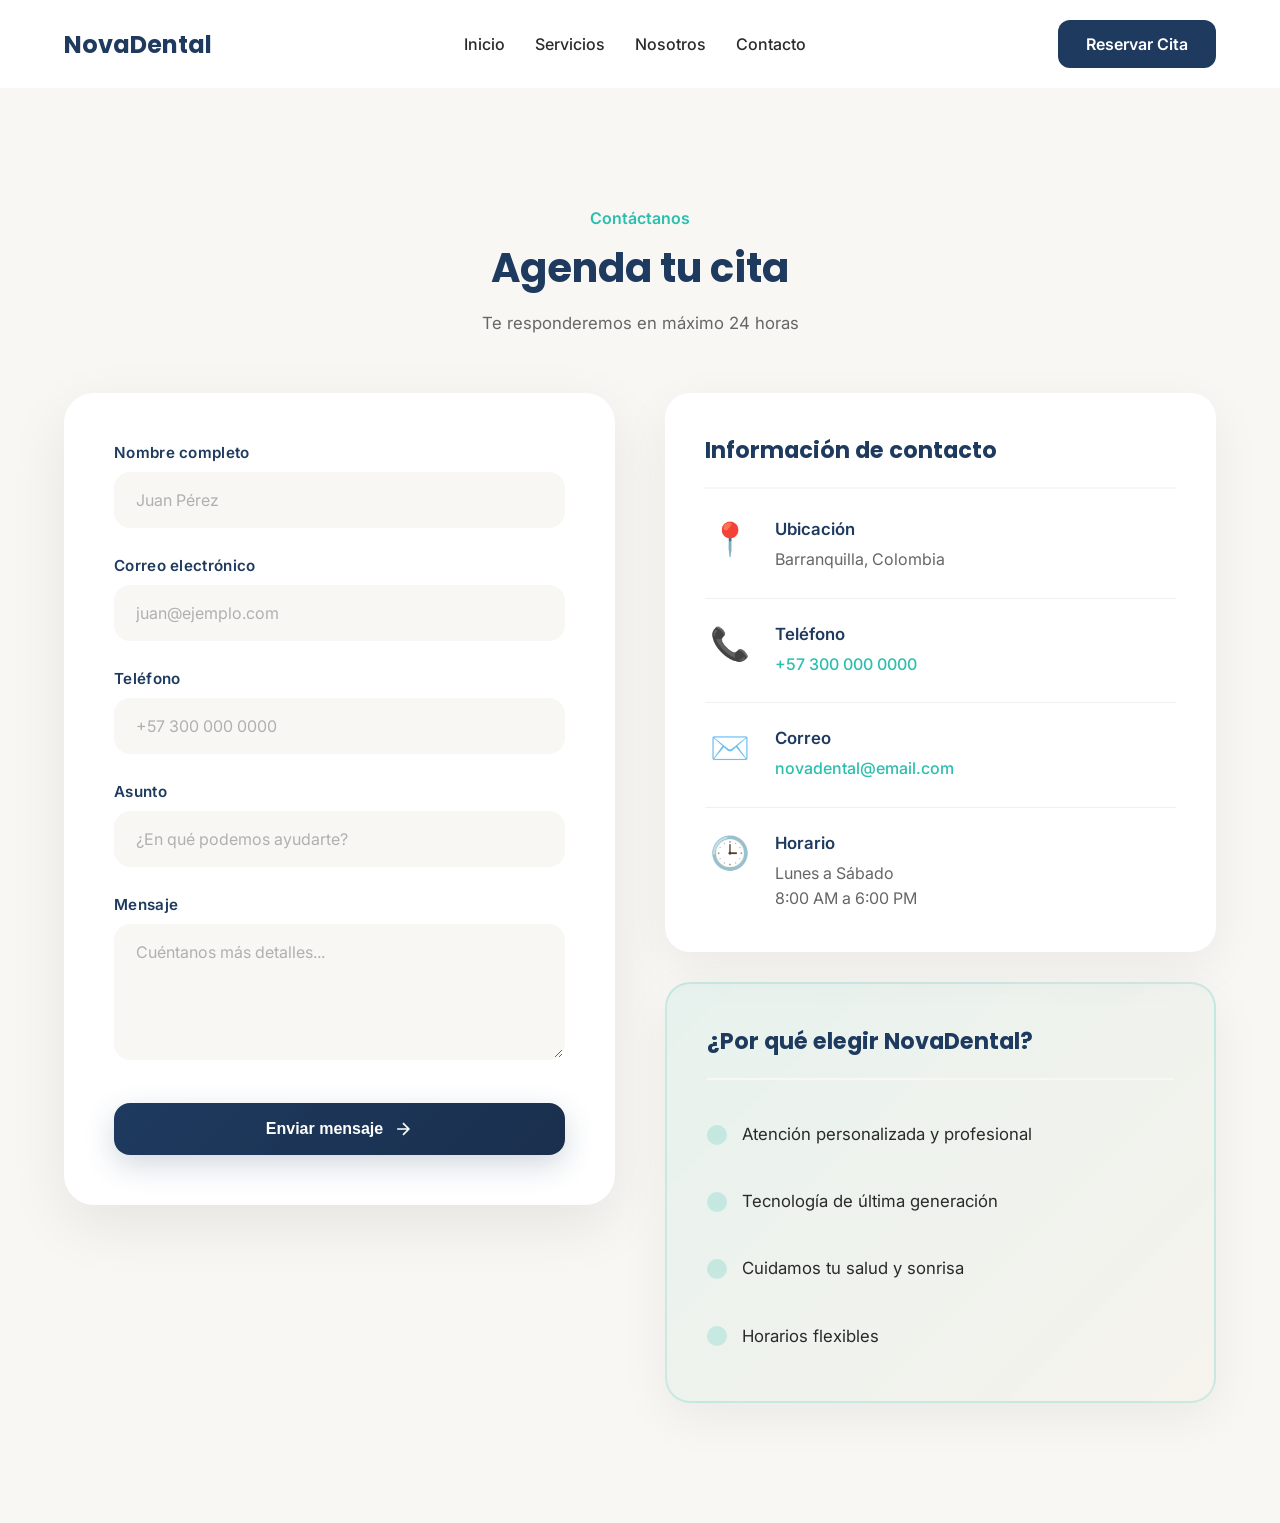
<file: contacto.html>
<!DOCTYPE html>
<html lang="es">
<head>

  <meta charset="UTF-8">
  <meta name="viewport" content="width=device-width, initial-scale=1.0">

  <title>Contacto | NovaDental</title>

  <!-- Google Fonts -->
  <link rel="preconnect" href="https://fonts.googleapis.com">
  <link rel="preconnect" href="https://fonts.gstatic.com" crossorigin>

  <link href="https://fonts.googleapis.com/css2?family=Inter:wght@300;400;500;600&family=Poppins:wght@400;500;600;700&display=swap" rel="stylesheet">

  <!-- CSS -->
  <link rel="stylesheet" href="css/style.css">

  <!-- JavaScript -->
  <script src="js/contact-form.js" defer></script>

</head>

<body>

  <!-- HEADER -->
  <header class="header">

    <nav class="navbar">

      <div class="logo">
        NovaDental
      </div>

      <button class="menu-toggle" id="menuToggle">
        <span></span>
        <span></span>
        <span></span>
      </button>

      <ul class="nav-links" id="navLinks">
        <li><a href="index.html">Inicio</a></li>
        <li><a href="servicios.html">Servicios</a></li>
        <li><a href="nosotros.html">Nosotros</a></li>
        <li><a href="contacto.html">Contacto</a></li>
      </ul>

      <a href="#" class="btn-primary">
        Reservar Cita
      </a>

    </nav>

  </header>

  <!-- CONTACTO -->
  <section class="contact-section">

    <div class="section-title">

      <span>Contáctanos</span>

      <h2>
        Agenda tu cita
      </h2>

      <p class="subtitle">Te responderemos en máximo 24 horas</p>

    </div>

    <div class="contact-container">

      <!-- FORMULARIO -->
      <div class="contact-form-wrapper">

        <form class="contact-form" id="contactForm" action="https://formspree.io/f/mykvoloo" method="POST">

          <div class="form-group">
            <label for="nombre">Nombre completo</label>
            <input type="text" id="nombre" name="nombre" placeholder="Juan Pérez" required>
            <span class="input-focus-border"></span>
          </div>

          <div class="form-group">
            <label for="email">Correo electrónico</label>
            <input type="email" id="email" name="email" placeholder="juan@ejemplo.com" required>
            <span class="input-focus-border"></span>
          </div>

          <div class="form-group">
            <label for="telefono">Teléfono</label>
            <input type="tel" id="telefono" name="telefono" placeholder="+57 300 000 0000">
            <span class="input-focus-border"></span>
          </div>

          <div class="form-group">
            <label for="asunto">Asunto</label>
            <input type="text" id="asunto" name="asunto" placeholder="¿En qué podemos ayudarte?" required>
            <span class="input-focus-border"></span>
          </div>

          <div class="form-group">
            <label for="mensaje">Mensaje</label>
            <textarea id="mensaje" name="mensaje" rows="5" placeholder="Cuéntanos más detalles..." required></textarea>
            <span class="input-focus-border"></span>
          </div>

          <button type="submit" class="btn-submit">
            <span>Enviar mensaje</span>
            <svg width="20" height="20" viewBox="0 0 24 24" fill="none" stroke="currentColor" stroke-width="2">
              <path d="M5 12h14M12 5l7 7-7 7"/>
            </svg>
          </button>

        </form>

      </div>

      <!-- INFO -->
      <div class="contact-info-wrapper">

        <div class="info-card">
          <div class="info-header">Información de contacto</div>

          <div class="info-item">
            <div class="info-icon">📍</div>
            <div class="info-content">
              <h4>Ubicación</h4>
              <p>Barranquilla, Colombia</p>
            </div>
          </div>

          <div class="info-item">
            <div class="info-icon">📞</div>
            <div class="info-content">
              <h4>Teléfono</h4>
              <p><a href="tel:+573000000000">+57 300 000 0000</a></p>
            </div>
          </div>

          <div class="info-item">
            <div class="info-icon">✉️</div>
            <div class="info-content">
              <h4>Correo</h4>
              <p><a href="mailto:novadental@email.com">novadental@email.com</a></p>
            </div>
          </div>

          <div class="info-item">
            <div class="info-icon">🕒</div>
            <div class="info-content">
              <h4>Horario</h4>
              <p>Lunes a Sábado<br>8:00 AM a 6:00 PM</p>
            </div>
          </div>

        </div>

        <div class="info-card schedule-card">
          <div class="info-header">¿Por qué elegir NovaDental?</div>
          <ul class="benefits-list">
            <li>Atención personalizada y profesional</li>
            <li>Tecnología de última generación</li>
            <li>Cuidamos tu salud y sonrisa</li>
            <li>Horarios flexibles</li>
          </ul>
        </div>

      </div>

    </div>

  </section>

</body>
</html>
</file>
<file: css/style.css>
*{
  margin: 0;
  padding: 0;
  box-sizing: border-box;
}

:root{
  --primary: #1E3A5F;
  --secondary: #2CBFAE;
  --accent: #D9B26F;
  --background: #F8F7F4;
  --text: #2A2A2A;
  --white: #ffffff;
}

body{
  font-family: 'Inter', sans-serif;
  background: var(--background);
  color: var(--text);
  overflow-x: hidden;
  scroll-behavior: smooth;
}

/* NAVBAR */

.header{
  width: 100%;
  position: sticky;
  top: 0;
  z-index: 1000;
  background: rgba(255,255,255,0.95);
  backdrop-filter: blur(10px);
  transition: all 0.35s ease;
  animation: fadeIn 0.6s ease-out;
}

.header:hover{
  background: rgba(255,255,255,0.98);
  box-shadow: 0 5px 20px rgba(0,0,0,0.08);
}

.navbar{
  width: 90%;
  max-width: 1200px;
  margin: auto;

  display: flex;
  justify-content: space-between;
  align-items: center;

  padding: 20px 0;
  animation: slideInUp 0.6s ease-out;
}

.logo{
  font-size: 1.5rem;
  font-family: 'Poppins', sans-serif;
  font-weight: 700;
  color: var(--primary);
  animation: fadeIn 0.6s ease-out 0.1s backwards;
  transition: all 0.35s ease;
  cursor: pointer;
}

.logo:hover{
  color: var(--secondary);
  transform: scale(1.05);
}

.nav-links{
  display: flex;
  gap: 30px;
  list-style: none;
}

.nav-links a{
  text-decoration: none;
  color: var(--text);
  font-weight: 500;
  transition: all 0.35s ease;
  position: relative;
  padding-bottom: 2px;
}

.nav-links a::after{
  content: '';
  position: absolute;
  bottom: 0;
  left: 0;
  width: 0;
  height: 2px;
  background: var(--secondary);
  transition: width 0.35s ease;
}

.nav-links a:hover{
  color: var(--secondary);
}

.nav-links a:hover::after{
  width: 100%;
}

/* BOTONES */

.btn-primary{
  background: var(--primary);
  color: white;
  padding: 14px 28px;
  border-radius: 12px;
  text-decoration: none;
  transition: all 0.3s ease;
  font-weight: 600;
  border: none;
  position: relative;
  overflow: hidden;
}

.btn-primary::before{
  content: '';
  position: absolute;
  top: 50%;
  left: 50%;
  width: 0;
  height: 0;
  border-radius: 50%;
  background: rgba(255,255,255,0.2);
  transform: translate(-50%, -50%);
  transition: width 0.6s, height 0.6s;
}

.btn-primary:hover{
  background: var(--secondary);
  transform: translateY(-3px);
  box-shadow: 0 10px 25px rgba(44,191,174,0.3);
}

.btn-primary:hover::before{
  width: 300px;
  height: 300px;
}

.btn-secondary{
  border: 2px solid var(--primary);
  color: var(--primary);
  padding: 14px 28px;
  border-radius: 12px;
  text-decoration: none;
  font-weight: 600;
  transition: all 0.3s ease;
  position: relative;
  background: transparent;
}

.btn-secondary:hover{
  background: var(--primary);
  color: white;
  transform: translateY(-3px);
  box-shadow: 0 10px 25px rgba(30,58,95,0.2);
  border-color: var(--primary);
}

.menu-toggle{
  display: none;
}

/* HERO */

.hero{
  width: 90%;
  max-width: 1200px;
  margin: auto;

  min-height: 90vh;

  display: flex;
  align-items: center;
  justify-content: space-between;
  gap: 60px;
}

.hero-content{
  flex: 1;
}

.hero-tag{
  background: rgba(44,191,174,0.15);
  color: var(--secondary);

  padding: 10px 18px;
  border-radius: 50px;

  font-weight: 600;
}

.hero h1{
  font-size: 4rem;
  line-height: 1.1;

  margin-top: 25px;

  font-family: 'Poppins', sans-serif;
  color: var(--primary);
}

.hero p{
  margin-top: 25px;
  font-size: 1.1rem;
  line-height: 1.8;
}

.hero-buttons{
  margin-top: 35px;

  display: flex;
  gap: 20px;
}

.hero-image{
  flex: 1;
}

.hero-image img{
  width: 100%;
  border-radius: 30px;

  box-shadow: 0 20px 50px rgba(0,0,0,0.1);
  
  object-fit: cover;
  object-position: center;
  
  transition: all 0.35s cubic-bezier(0.4, 0, 0.2, 1);
}

.hero-image:hover img{
  transform: scale(1.02);
  box-shadow: 0 25px 60px rgba(0,0,0,0.15);
}

/* SECTION TITLE */

.section-title{
  text-align: center;
  margin-bottom: 60px;
  transition: opacity 0.6s ease;
}

.section-title span{
  color: var(--secondary);
  font-weight: 600;
  display: inline-block;
  transition: all 0.35s ease;
}

.section-title:hover span{
  transform: scale(1.05);
}

.section-title h2{
  font-size: 2.5rem;
  margin-top: 10px;

  color: var(--primary);
  font-family: 'Poppins', sans-serif;
  transition: all 0.35s ease;
}

.section-title:hover h2{
  color: var(--secondary);
}

/* SERVICES */

.services{
  padding: 120px 0;
}

.services-grid{
  width: 90%;
  max-width: 1200px;
  margin: auto;

  display: grid;
  grid-template-columns: repeat(auto-fit,minmax(280px,1fr));
  gap: 30px;
}

.card{
  background: white;
  padding: 40px;
  border-radius: 25px;

  transition: all 0.35s cubic-bezier(0.4, 0, 0.2, 1);

  box-shadow: 0 10px 30px rgba(0,0,0,0.05);
  position: relative;
  overflow: hidden;
}

.card::before{
  content: '';
  position: absolute;
  top: 0;
  left: -100%;
  width: 100%;
  height: 100%;
  background: linear-gradient(90deg, transparent, rgba(44,191,174,0.1), transparent);
  transition: left 0.5s ease;
}

.card:hover{
  transform: translateY(-12px);
  box-shadow: 0 20px 50px rgba(0,0,0,0.12);
}

.card:hover::before{
  left: 100%;
}

.card i{
  font-size: 3rem;
  color: var(--secondary);
  transition: transform 0.35s ease;
}

.card:hover i{
  transform: scale(1.1) rotateZ(5deg);
}

.card h3{
  margin-top: 25px;
  color: var(--primary);
  transition: color 0.35s ease;
}

.card:hover h3{
  color: var(--secondary);
}

.card p{
  margin-top: 15px;
  line-height: 1.7;
  transition: color 0.35s ease;
}

/* TESTIMONIOS */

.testimonials{
  padding: 100px 0;
}

.testimonial-card{
  width: 90%;
  max-width: 700px;

  margin: auto;

  background: white;

  padding: 50px;

  border-radius: 30px;

  text-align: center;

  box-shadow: 0 10px 30px rgba(0,0,0,0.05);
  
  transition: all 0.35s cubic-bezier(0.4, 0, 0.2, 1);
}

.testimonial-card:hover{
  transform: translateY(-8px);
  box-shadow: 0 20px 50px rgba(0,0,0,0.12);
}

.testimonial-card p{
  font-size: 1.2rem;
  line-height: 1.8;
  transition: color 0.35s ease;
}

.testimonial-card:hover p{
  color: var(--primary);
}

.testimonial-card h4{
  margin-top: 20px;
  color: var(--secondary);
  transition: all 0.35s ease;
}

.testimonial-card:hover h4{
  color: var(--primary);
  font-size: 1.05rem;
}

/* CTA */

.cta{
  padding: 120px 20px;
  text-align: center;
  transition: all 0.6s ease;
}

.cta h2{
  font-size: 3rem;
  color: var(--primary);

  margin-bottom: 30px;

  font-family: 'Poppins', sans-serif;
  transition: all 0.35s ease;
}

.cta:hover h2{
  color: var(--secondary);
  transform: scale(1.02);
}

/* FOOTER */

.footer{
  background: var(--primary);
  color: white;

  padding: 70px 0;
  transition: all 0.6s ease;
}

.footer:hover{
  background: linear-gradient(135deg, var(--primary) 0%, #0f1f35 100%);
}

.footer-content{
  width: 90%;
  max-width: 1200px;
  margin: auto;

  display: flex;
  justify-content: space-between;

  flex-wrap: wrap;
  gap: 40px;
}

.footer-content div{
  transition: all 0.35s ease;
}

.footer-content div:hover{
  transform: translateY(-5px);
}

.footer-content h3,
.footer-content h4{
  transition: all 0.35s ease;
  font-family: 'Poppins', sans-serif;
}

.footer-content div:hover h3,
.footer-content div:hover h4{
  color: var(--secondary);
}

.footer-content p{
  transition: all 0.35s ease;
}

.footer-content div:hover p{
  opacity: 0.9;
}

/* RESPONSIVE MODERNO Y PREMIUM */

/* Tablets (768px a 900px) */
@media(min-width: 768px) and (max-width: 900px){
  
  .hero{
    flex-direction: column;
    padding-top: 40px;
    gap: 40px;
    min-height: auto;
  }

  .hero h1{
    font-size: 2.5rem;
    line-height: 1.2;
  }

  .hero p{
    font-size: 1.05rem;
  }

  .navbar{
    gap: 15px;
  }

  .nav-links{
    gap: 25px;
  }

  .hero-buttons{
    flex-direction: row;
    gap: 15px;
  }

  .btn-primary,
  .btn-secondary{
    padding: 12px 24px;
    font-size: 0.95rem;
  }

  .hero-image img{
    max-height: 350px;
    width: 100%;
    object-fit: cover;
    object-position: center;
    border-radius: 25px;
  }

  .section-title h2{
    font-size: 2.2rem;
  }

  .cta h2{
    font-size: 2.2rem;
  }

  .card{
    padding: 30px;
  }

  .testimonial-card{
    padding: 40px;
  }

  .testimonial-card p{
    font-size: 1.1rem;
  }

  .services{
    padding: 80px 0;
  }

  .contact-container{
    gap: 35px;
  }

}

/* Móviles grandes (600px a 768px) */
@media(max-width: 767px){

  body{
    font-size: 15px;
  }

  /* NAVBAR MÓVIL */
  .navbar{
    flex-wrap: wrap;
    padding: 15px 0;
  }

  .logo{
    font-size: 1.3rem;
    flex: 1;
  }

  .menu-toggle{
    display: flex;
    flex-direction: column;
    gap: 6px;
    background: none;
    border: none;
    cursor: pointer;
    padding: 5px;
    z-index: 1001;
  }

  .menu-toggle span{
    width: 25px;
    height: 2.5px;
    background: var(--primary);
    border-radius: 2px;
    transition: all 0.3s ease;
  }

  .menu-toggle.active span:nth-child(1){
    transform: rotate(45deg) translate(10px, 10px);
  }

  .menu-toggle.active span:nth-child(2){
    opacity: 0;
  }

  .menu-toggle.active span:nth-child(3){
    transform: rotate(-45deg) translate(7px, -7px);
  }

  .nav-links{
    width: 100%;
    flex-direction: column;
    gap: 0;
    max-height: 0;
    overflow: hidden;
    transition: max-height 0.3s ease;
    background: white;
    border-radius: 0 0 20px 20px;
    position: absolute;
    top: 100%;
    left: 0;
    right: 0;
    margin-top: 10px;
    box-shadow: 0 10px 30px rgba(0,0,0,0.1);
    z-index: 999;
  }

  .nav-links.active{
    max-height: 300px;
    padding: 20px 0;
  }

  .nav-links li{
    padding: 0;
  }

  .nav-links li a{
    display: block;
    padding: 12px 20px;
    border-bottom: 1px solid #f0f0f0;
  }

  .nav-links li:last-child a{
    border-bottom: none;
  }

  .nav-links a:hover{
    background: #f8f7f4;
  }

  .header .btn-primary{
    display: none;
  }

  /* HERO MÓVIL */
  .hero{
    flex-direction: column;
    padding-top: 20px;
    min-height: auto;
    gap: 30px;
  }

  .hero-content{
    order: 2;
  }

  .hero-image{
    order: 1;
  }

  .hero h1{
    font-size: 1.8rem;
    line-height: 1.3;
    margin-top: 15px;
  }

  .hero p{
    font-size: 1rem;
    margin-top: 15px;
    line-height: 1.6;
  }

  .hero-tag{
    padding: 8px 14px;
    font-size: 0.85rem;
  }

  .hero-buttons{
    flex-direction: column;
    gap: 12px;
    margin-top: 25px;
  }

  .btn-primary,
  .btn-secondary{
    padding: 13px 24px;
    font-size: 0.95rem;
    border-radius: 12px;
    width: 100%;
    text-align: center;
  }

  .hero-image img{
    border-radius: 20px;
    box-shadow: 0 10px 30px rgba(0,0,0,0.12);
    max-height: 300px;
    width: 100%;
    object-fit: cover;
    object-position: center;
  }

  /* SECTION TITLE MÓVIL */
  .section-title{
    margin-bottom: 40px;
  }

  .section-title span{
    font-size: 0.9rem;
  }

  .section-title h2{
    font-size: 1.8rem;
    margin-top: 10px;
    line-height: 1.3;
  }

  .subtitle{
    font-size: 0.95rem;
    margin-top: 10px;
  }

  /* SERVICES MÓVIL */
  .services{
    padding: 60px 0;
  }

  .services-grid{
    gap: 20px;
  }

  .card{
    padding: 25px;
    border-radius: 20px;
  }

  .card i{
    font-size: 2.5rem;
  }

  .card h3{
    font-size: 1.2rem;
    margin-top: 20px;
  }

  .card p{
    font-size: 0.95rem;
    margin-top: 12px;
  }

  /* TESTIMONIOS MÓVIL */
  .testimonials{
    padding: 60px 0;
  }

  .testimonial-card{
    padding: 30px 20px;
    border-radius: 20px;
    margin: auto 5%;
  }

  .testimonial-card p{
    font-size: 1rem;
    line-height: 1.7;
  }

  .testimonial-card h4{
    font-size: 0.95rem;
    margin-top: 15px;
  }

  /* CTA MÓVIL */
  .cta{
    padding: 60px 20px;
  }

  .cta h2{
    font-size: 1.8rem;
    margin-bottom: 25px;
    line-height: 1.3;
  }

  /* FOOTER MÓVIL */
  .footer{
    padding: 50px 0;
  }

  .footer-content{
    gap: 30px;
    flex-direction: column;
    text-align: center;
  }

  .footer-content div{
    width: 100%;
  }

  .footer-content h3,
  .footer-content h4{
    font-size: 1.1rem;
    margin-bottom: 10px;
  }

  .footer-content p{
    font-size: 0.95rem;
    line-height: 1.6;
  }

  /* CONTACTO MÓVIL */
  .contact-section{
    padding: 60px 0;
  }

  .contact-container{
    grid-template-columns: 1fr;
    gap: 30px;
  }

  .contact-form-wrapper{
    padding: 30px;
    border-radius: 20px;
  }

  .contact-form{
    gap: 20px;
  }

  .form-group label{
    font-size: 0.9rem;
    margin-bottom: 8px;
  }

  .contact-form input,
  .contact-form textarea{
    padding: 14px 16px;
    font-size: 16px;
    border-radius: 12px;
  }

  .btn-submit{
    padding: 14px 24px;
    font-size: 0.95rem;
    border-radius: 12px;
  }

  .btn-submit svg{
    width: 18px;
    height: 18px;
  }

  .info-card{
    padding: 25px;
    border-radius: 20px;
  }

  .info-header{
    font-size: 1.2rem;
    margin-bottom: 20px;
  }

  .info-item{
    gap: 15px;
    margin-bottom: 18px;
    padding-bottom: 18px;
  }

  .info-icon{
    font-size: 1.8rem;
    min-width: 45px;
  }

  .info-content h4{
    font-size: 0.95rem;
    margin-bottom: 5px;
  }

  .info-content p{
    font-size: 0.9rem;
  }

  .benefits-list li{
    font-size: 0.95rem;
    padding-left: 28px;
    margin-bottom: 10px;
  }

  /* WHATSAPP FLOAT MÓVIL */
  .whatsapp-float{
    width: 55px;
    height: 55px;
    bottom: 20px;
    right: 20px;
    font-size: 1.8rem;
  }

}

/* Móviles pequeños (hasta 600px) */
@media(max-width: 599px){

  html{
    scroll-behavior: smooth;
  }

  body{
    font-size: 14px;
  }

  .navbar{
    width: 95%;
    padding: 12px 0;
  }

  .logo{
    font-size: 1.1rem;
  }

  .hero{
    width: 95%;
    padding-top: 15px;
    gap: 20px;
  }

  .hero h1{
    font-size: 1.6rem;
    line-height: 1.25;
  }

  .hero p{
    font-size: 0.95rem;
  }

  .hero-tag{
    font-size: 0.8rem;
    padding: 7px 12px;
  }

  .hero-buttons{
    gap: 10px;
    margin-top: 20px;
  }

  .btn-primary,
  .btn-secondary{
    padding: 12px 20px;
    font-size: 0.9rem;
  }

  .hero-image img{
    border-radius: 16px;
    max-height: 250px;
    width: 100%;
    object-fit: cover;
    object-position: center;
  }

  .section-title{
    margin-bottom: 35px;
    padding: 0 15px;
  }

  .section-title h2{
    font-size: 1.6rem;
  }

  .services{
    padding: 50px 0;
    width: 95%;
    margin: auto;
  }

  .services-grid{
    width: 100%;
    gap: 15px;
  }

  .card{
    padding: 20px;
  }

  .card i{
    font-size: 2.2rem;
  }

  .card h3{
    font-size: 1.1rem;
  }

  .card p{
    font-size: 0.9rem;
  }

  .testimonials{
    padding: 50px 0;
  }

  .testimonial-card{
    padding: 25px 15px;
    margin: auto 5%;
  }

  .testimonial-card p{
    font-size: 0.95rem;
  }

  .cta{
    padding: 50px 15px;
  }

  .cta h2{
    font-size: 1.6rem;
    margin-bottom: 20px;
  }

  .footer{
    padding: 40px 0;
  }

  .footer-content{
    width: 95%;
  }

  .footer-content h3,
  .footer-content h4{
    font-size: 1rem;
  }

  .footer-content p{
    font-size: 0.9rem;
  }

  /* CONTACTO MÓVIL PEQUEÑO */
  .contact-section{
    padding: 50px 0;
  }

  .contact-container{
    width: 95%;
  }

  .contact-form-wrapper{
    padding: 25px;
  }

  .contact-form input,
  .contact-form textarea{
    padding: 12px 14px;
    font-size: 16px;
  }

  .form-group label{
    font-size: 0.85rem;
  }

  .info-card{
    padding: 20px;
  }

  .info-header{
    font-size: 1.1rem;
    margin-bottom: 15px;
  }

  .info-item{
    gap: 12px;
    margin-bottom: 15px;
    padding-bottom: 15px;
  }

  .info-content h4{
    font-size: 0.9rem;
  }

  .info-content p,
  .benefits-list li{
    font-size: 0.85rem;
  }

  .whatsapp-float{
    width: 50px;
    height: 50px;
    bottom: 15px;
    right: 15px;
    font-size: 1.6rem;
  }

}



  /* ===== CONTACTO MODERNO Y ELEGANTE ===== */

.contact-section{
  padding: 120px 0;
}

.subtitle{
  margin-top: 15px;
  color: #666;
  font-size: 1.05rem;
}

.contact-container{
  width: 90%;
  max-width: 1200px;
  margin: auto;

  display: grid;
  grid-template-columns: 1fr 1fr;
  gap: 50px;
  align-items: start;
}

/* FORMULARIO MODERNO */

.contact-form-wrapper{
  background: white;
  padding: 50px;
  border-radius: 30px;
  box-shadow: 0 20px 60px rgba(0,0,0,0.08);
  animation: slideInUp 0.6s ease-out;
  transition: all 0.35s ease;
}

.contact-form-wrapper:hover{
  box-shadow: 0 30px 70px rgba(0,0,0,0.12);
}

.contact-form{
  display: flex;
  flex-direction: column;
  gap: 28px;
}

.form-group{
  position: relative;
  display: flex;
  flex-direction: column;
  animation: fadeInUp 0.6s ease-out backwards;
}

.form-group:nth-child(1){ animation-delay: 0.1s; }
.form-group:nth-child(2){ animation-delay: 0.2s; }
.form-group:nth-child(3){ animation-delay: 0.3s; }
.form-group:nth-child(4){ animation-delay: 0.4s; }
.form-group:nth-child(5){ animation-delay: 0.5s; }

.form-group label{
  font-weight: 600;
  color: var(--primary);
  margin-bottom: 10px;
  font-size: 0.95rem;
  letter-spacing: 0.3px;
  transition: all 0.35s ease;
}

.form-group:hover label{
  color: var(--secondary);
}

.contact-form input,
.contact-form textarea{
  width: 100%;
  padding: 16px 20px;
  background: #f8f7f4;
  border: 2px solid transparent;
  border-radius: 16px;
  font-family: 'Inter', sans-serif;
  font-size: 1rem;
  color: var(--text);
  outline: none;
  transition: all 0.35s cubic-bezier(0.4, 0, 0.2, 1);
  resize: vertical;
}

.contact-form input::placeholder,
.contact-form textarea::placeholder{
  color: #b0b0b0;
  font-weight: 400;
  transition: color 0.35s ease;
}

.contact-form input:hover,
.contact-form textarea:hover{
  background: linear-gradient(135deg, #f8f7f4 0%, #fafaf8 100%);
}

.contact-form input:focus,
.contact-form textarea:focus{
  background: white;
  border-color: var(--secondary);
  box-shadow: 0 0 0 3px rgba(44,191,174,0.1), inset 0 2px 4px rgba(0,0,0,0.02);
  transform: translateY(-2px);
}

.contact-form input:focus::placeholder,
.contact-form textarea:focus::placeholder{
  color: #d0d0d0;
}

.input-focus-border{
  position: absolute;
  bottom: 0;
  left: 0;
  width: 0;
  height: 2px;
  background: var(--secondary);
  border-radius: 2px;
  transition: width 0.3s ease;
}

.form-group input:focus ~ .input-focus-border,
.form-group textarea:focus ~ .input-focus-border{
  width: 100%;
}

/* BOTÓN SUBMIT ELEGANTE */

.btn-submit{
  padding: 16px 28px;
  background: linear-gradient(135deg, var(--primary) 0%, #1a2f4d 100%);
  color: white;
  border: none;
  border-radius: 16px;
  font-weight: 600;
  font-size: 1rem;
  cursor: pointer;
  outline: none;
  transition: all 0.35s cubic-bezier(0.4, 0, 0.2, 1);
  margin-top: 15px;
  
  display: flex;
  align-items: center;
  justify-content: center;
  gap: 10px;
  
  box-shadow: 0 10px 30px rgba(30,58,95,0.2);
  position: relative;
  overflow: hidden;
  animation: scaleIn 0.6s ease-out 0.6s backwards;
}

.btn-submit::before{
  content: '';
  position: absolute;
  top: 50%;
  left: 50%;
  width: 0;
  height: 0;
  border-radius: 50%;
  background: rgba(255,255,255,0.3);
  transform: translate(-50%, -50%);
  transition: width 0.6s, height 0.6s;
}

.btn-submit:hover{
  background: linear-gradient(135deg, var(--secondary) 0%, #25a895 100%);
  transform: translateY(-4px);
  box-shadow: 0 15px 40px rgba(44,191,174,0.3);
}

.btn-submit:hover::before{
  width: 300px;
  height: 300px;
}

.btn-submit:active{
  transform: translateY(-2px);
}

.btn-submit svg{
  transition: transform 0.35s cubic-bezier(0.4, 0, 0.2, 1);
  position: relative;
  z-index: 1;
}

.btn-submit:hover svg{
  transform: translateX(4px);
}

.btn-submit span{
  position: relative;
  z-index: 1;
}

/* INFO WRAPPER */

.contact-info-wrapper{
  display: flex;
  flex-direction: column;
  gap: 30px;
  animation: slideInUp 0.6s ease-out 0.1s backwards;
}

.info-card{
  background: white;
  padding: 40px;
  border-radius: 25px;
  box-shadow: 0 15px 50px rgba(0,0,0,0.06);
  transition: all 0.35s cubic-bezier(0.4, 0, 0.2, 1);
  position: relative;
  overflow: hidden;
}

.info-card::before{
  content: '';
  position: absolute;
  top: 0;
  right: -100%;
  width: 100%;
  height: 100%;
  background: linear-gradient(90deg, transparent, rgba(44,191,174,0.08), transparent);
  transition: right 0.6s ease;
}

.info-card:hover{
  transform: translateY(-8px);
  box-shadow: 0 25px 60px rgba(0,0,0,0.15);
}

.info-card:hover::before{
  right: 100%;
}

.info-header{
  font-size: 1.4rem;
  font-weight: 700;
  color: var(--primary);
  margin-bottom: 30px;
  padding-bottom: 20px;
  border-bottom: 2px solid var(--background);
  font-family: 'Poppins', sans-serif;
  transition: all 0.35s ease;
}

.info-card:hover .info-header{
  color: var(--secondary);
  border-bottom-color: var(--secondary);
}

.info-item{
  display: flex;
  gap: 20px;
  align-items: flex-start;
  margin-bottom: 25px;
  padding-bottom: 25px;
  border-bottom: 1px solid #f0f0f0;
  transition: all 0.35s ease;
}

.info-item:last-child{
  border-bottom: none;
  margin-bottom: 0;
  padding-bottom: 0;
}

.info-item:hover{
  transform: translateX(8px);
  padding-bottom: 25px;
}

.info-icon{
  font-size: 2rem;
  min-width: 50px;
  text-align: center;
  transition: transform 0.35s ease;
}

.info-item:hover .info-icon{
  transform: scale(1.2) rotateZ(-10deg);
}

.info-content h4{
  color: var(--primary);
  font-weight: 600;
  margin-bottom: 8px;
  font-size: 1.05rem;
  transition: color 0.35s ease;
}

.info-item:hover h4{
  color: var(--secondary);
}

.info-content p{
  color: #666;
  line-height: 1.6;
  font-size: 1rem;
  transition: color 0.35s ease;
}

.info-item:hover p{
  color: var(--text);
}

.info-content a{
  color: var(--secondary);
  text-decoration: none;
  font-weight: 500;
  transition: all 0.35s ease;
  position: relative;
}

.info-content a::after{
  content: '';
  position: absolute;
  bottom: -2px;
  left: 0;
  width: 0;
  height: 2px;
  background: var(--secondary);
  transition: width 0.35s ease;
}

.info-content a:hover{
  color: var(--primary);
}

.info-content a:hover::after{
  width: 100%;
}

/* SCHEDULE CARD */

.schedule-card{
  background: linear-gradient(135deg, rgba(44,191,174,0.08) 0%, rgba(217,178,111,0.05) 100%);
  border: 2px solid rgba(44,191,174,0.2);
  transition: all 0.35s ease;
}

.schedule-card:hover{
  border-color: rgba(44,191,174,0.4);
  background: linear-gradient(135deg, rgba(44,191,174,0.12) 0%, rgba(217,178,111,0.08) 100%);
}

.benefits-list{
  list-style: none;
  display: flex;
  flex-direction: column;
  gap: 18px;
}

.benefits-list li{
  color: var(--text);
  font-size: 1.05rem;
  padding: 12px 0;
  padding-left: 35px;
  position: relative;
  line-height: 1.5;
  transition: all 0.35s ease;
}

.benefits-list li::before{
  content: '';
  position: absolute;
  left: 0;
  top: 50%;
  transform: translateY(-50%);
  width: 20px;
  height: 20px;
  background: var(--secondary);
  border-radius: 50%;
  opacity: 0.2;
  transition: all 0.35s ease;
}

.benefits-list li:hover{
  padding-left: 45px;
  color: var(--secondary);
  font-weight: 500;
}

.benefits-list li:hover::before{
  opacity: 1;
  transform: translateY(-50%) scale(1.2);
}

/* ANIMACIONES */

@keyframes slideInUp{
  from{
    opacity: 0;
    transform: translateY(30px);
  }
  to{
    opacity: 1;
    transform: translateY(0);
  }
}

@keyframes fadeInUp{
  from{
    opacity: 0;
    transform: translateY(40px);
  }
  to{
    opacity: 1;
    transform: translateY(0);
  }
}

@keyframes fadeIn{
  from{
    opacity: 0;
  }
  to{
    opacity: 1;
  }
}

@keyframes scaleIn{
  from{
    opacity: 0;
    transform: scale(0.95);
  }
  to{
    opacity: 1;
    transform: scale(1);
  }
}

/* Clases para Intersection Observer */
.fade-in-element{
  opacity: 0;
  transform: translateY(30px);
  transition: opacity 0.6s cubic-bezier(0.4, 0, 0.2, 1), transform 0.6s cubic-bezier(0.4, 0, 0.2, 1);
}

.fade-in-element.fade-in{
  opacity: 1;
  transform: translateY(0);
}

/* Animación de hero al cargar */
.hero-content{
  animation: fadeInUp 0.8s ease-out;
}

.hero-image{
  animation: fadeInUp 0.8s ease-out 0.2s backwards;
}

.hero h1{
  animation: fadeInUp 0.8s ease-out 0.3s backwards;
}

.hero p{
  animation: fadeInUp 0.8s ease-out 0.4s backwards;
}

.hero-buttons{
  animation: fadeInUp 0.8s ease-out 0.5s backwards;
}

/* Animación de header */
.header{
  animation: fadeIn 0.6s ease-out;
}

.navbar{
  animation: slideInUp 0.6s ease-out;
}

.logo{
  animation: fadeIn 0.6s ease-out 0.1s backwards;
}


/* WHATSAPP FLOAT */

.whatsapp-float{
  position: fixed;

  width: 65px;
  height: 65px;

  bottom: 30px;
  right: 30px;

  background: #25D366;

  color: white;

  border-radius: 50%;

  display: flex;
  align-items: center;
  justify-content: center;

  font-size: 2rem;

  text-decoration: none;

  box-shadow: 0 10px 30px rgba(0,0,0,0.15);

  z-index: 999;

  transition: all 0.35s cubic-bezier(0.4, 0, 0.2, 1);
  
  animation: float 3s ease-in-out infinite;
}

.whatsapp-float:hover{
  transform: scale(1.15) translateY(-5px);
  box-shadow: 0 15px 40px rgba(37,211,102,0.35);
}

@keyframes float{
  0%, 100%{
    transform: translateY(0px);
  }
  50%{
    transform: translateY(-10px);
  }
}
</file>
